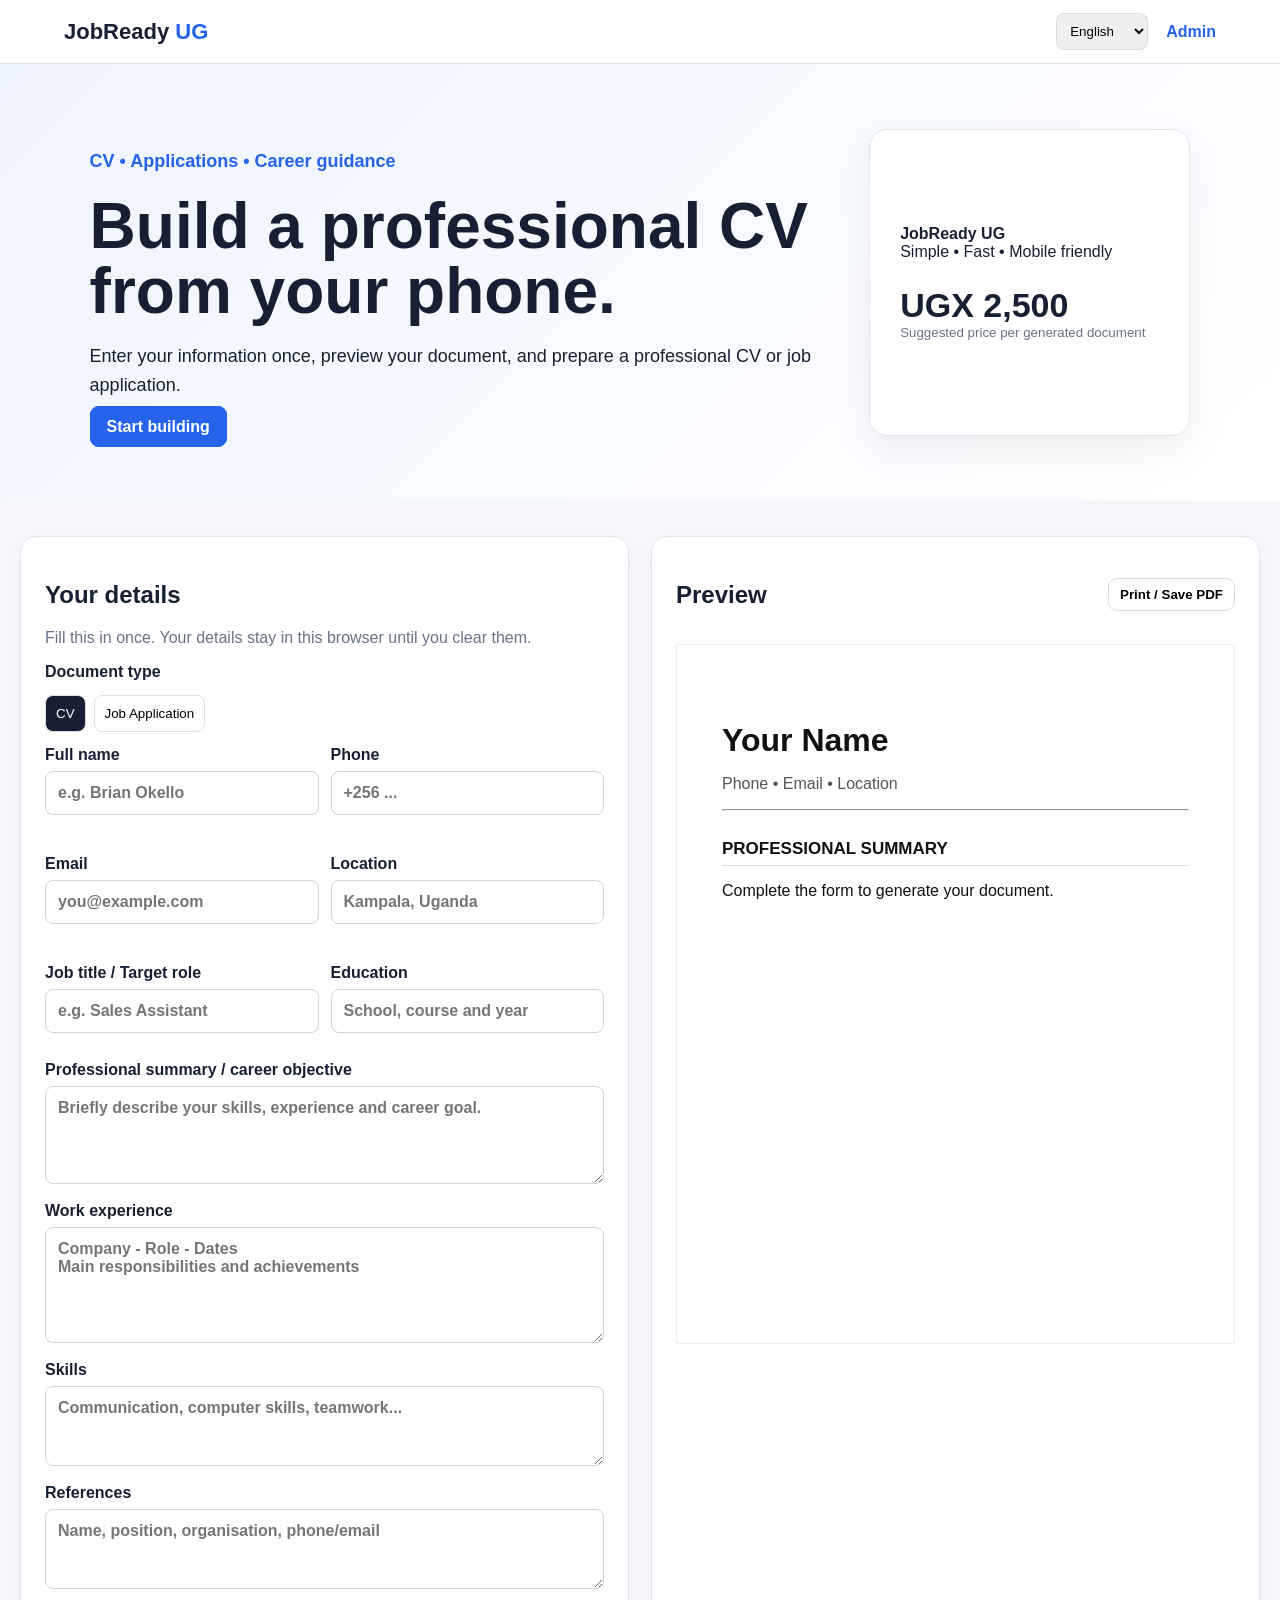
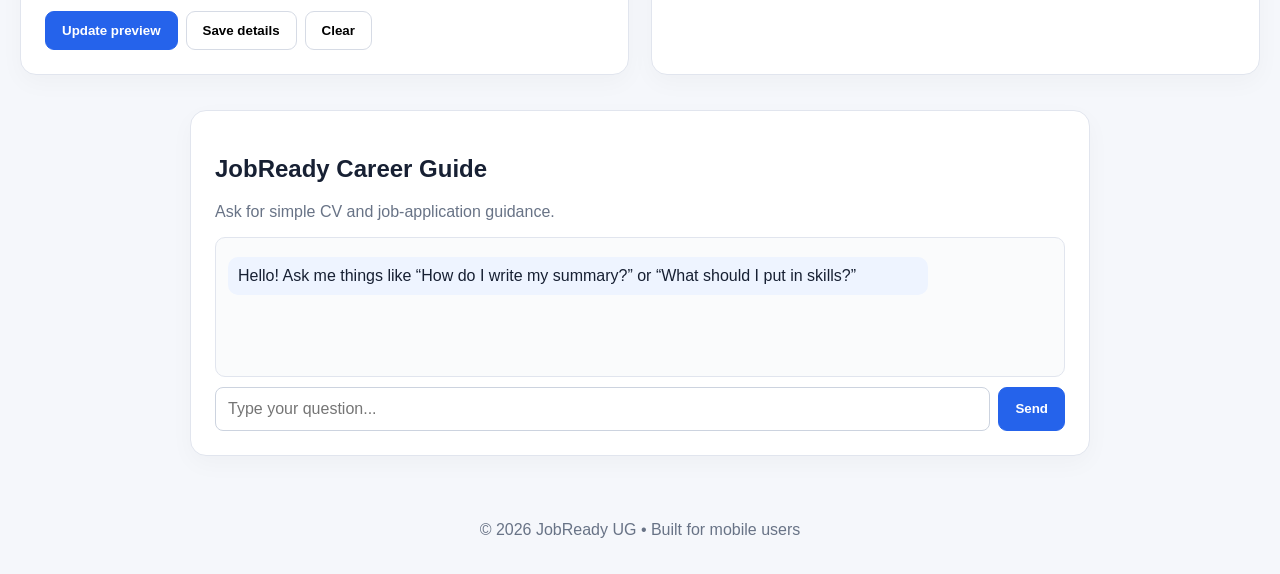
<file: index.html>
<!doctype html>
<html lang="en">
<head>
  <meta charset="UTF-8">
  <meta name="viewport" content="width=device-width, initial-scale=1.0">
  <title>JobReady UG - CV & Application Builder</title>
  <link rel="stylesheet" href="style.css">
</head>
<body>
<header class="topbar">
  <div class="brand">JobReady <span>UG</span></div>
  <select id="language" aria-label="Language">
    <option value="en">English</option>
    <option value="lg">Luganda</option>
    <option value="sw">Kiswahili</option>
  </select>
  <a class="admin-link" href="admin.html">Admin</a>
</header>

<main>
  <section class="hero">
    <div>
      <p class="eyebrow">CV • Applications • Career guidance</p>
      <h1>Build a professional CV from your phone.</h1>
      <p>Enter your information once, preview your document, and prepare a professional CV or job application.</p>
      <a class="btn primary" href="#builder">Start building</a>
    </div>
    <div class="hero-card">
      <strong>JobReady UG</strong>
      <span>Simple • Fast • Mobile friendly</span>
      <b>UGX 2,500</b>
      <small>Suggested price per generated document</small>
    </div>
  </section>

  <section id="builder" class="builder">
    <div class="panel form-panel">
      <h2>Your details</h2>
      <p class="muted">Fill this in once. Your details stay in this browser until you clear them.</p>

      <label>Document type</label>
      <div class="segmented">
        <button type="button" class="active" data-type="cv">CV</button>
        <button type="button" data-type="application">Job Application</button>
      </div>

      <div class="grid">
        <label>Full name<input id="name" placeholder="e.g. Brian Okello"></label>
        <label>Phone<input id="phone" placeholder="+256 ..."></label>
        <label>Email<input id="email" type="email" placeholder="you@example.com"></label>
        <label>Location<input id="location" placeholder="Kampala, Uganda"></label>
        <label>Job title / Target role<input id="role" placeholder="e.g. Sales Assistant"></label>
        <label>Education<input id="education" placeholder="School, course and year"></label>
      </div>

      <label>Professional summary / career objective
        <textarea id="summary" rows="4" placeholder="Briefly describe your skills, experience and career goal."></textarea>
      </label>

      <label>Work experience
        <textarea id="experience" rows="5" placeholder="Company - Role - Dates&#10;Main responsibilities and achievements"></textarea>
      </label>

      <label>Skills
        <textarea id="skills" rows="3" placeholder="Communication, computer skills, teamwork..."></textarea>
      </label>

      <label>References
        <textarea id="references" rows="3" placeholder="Name, position, organisation, phone/email"></textarea>
      </label>

      <div class="actions">
        <button class="btn primary" id="previewBtn">Update preview</button>
        <button class="btn" id="saveBtn">Save details</button>
        <button class="btn" id="clearBtn">Clear</button>
      </div>
    </div>

    <div class="panel preview-panel">
      <div class="preview-head">
        <h2>Preview</h2>
        <button class="btn small" id="printBtn">Print / Save PDF</button>
      </div>
      <article id="documentPreview" class="document">
        <h1>Your Name</h1>
        <p class="contact">Phone • Email • Location</p>
        <hr>
        <h2>Professional Summary</h2>
        <p>Complete the form to generate your document.</p>
      </article>
    </div>
  </section>

  <section class="chat panel">
    <h2>JobReady Career Guide</h2>
    <p class="muted">Ask for simple CV and job-application guidance.</p>
    <div id="chatMessages" class="chat-messages">
      <div class="bot">Hello! Ask me things like “How do I write my summary?” or “What should I put in skills?”</div>
    </div>
    <div class="chat-row">
      <input id="chatInput" placeholder="Type your question...">
      <button class="btn primary" id="chatBtn">Send</button>
    </div>
  </section>
</main>

<footer>© 2026 JobReady UG • Built for mobile users</footer>
<script src="script.js"></script>
</body>
</html>
</file>
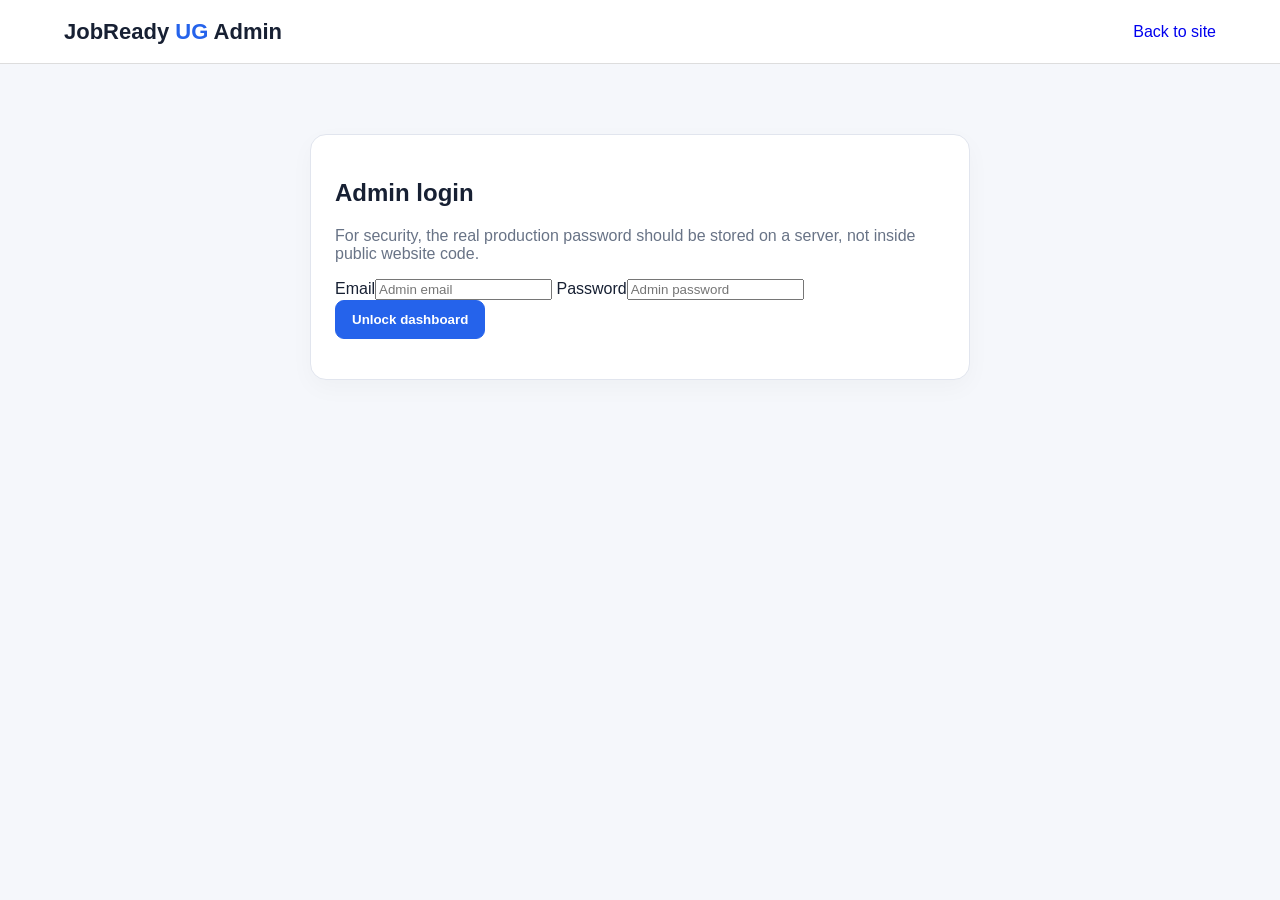
<file: admin.html>
<!doctype html>
<html lang="en">
<head>
<meta charset="UTF-8"><meta name="viewport" content="width=device-width,initial-scale=1">
<title>JobReady UG Admin</title><link rel="stylesheet" href="style.css">
</head>
<body>
<header class="topbar"><div class="brand">JobReady <span>UG</span> Admin</div><a href="index.html">Back to site</a></header>
<main style="max-width:700px;margin:50px auto;padding:20px">
<section class="panel" id="login">
<h2>Admin login</h2>
<p class="muted">For security, the real production password should be stored on a server, not inside public website code.</p>
<label>Email<input id="adminEmail" type="email" placeholder="Admin email"></label>
<label>Password<input id="adminPassword" type="password" placeholder="Admin password"></label>
<button class="btn primary" id="loginBtn">Unlock dashboard</button>
<p id="loginMsg"></p>
</section>
<section class="panel" id="dashboard" style="display:none">
<h2>JobReady UG Dashboard</h2>
<p>You are signed in to the demo dashboard.</p>
<div class="hero-card">
<strong>Documents generated on this device</strong>
<b id="count">0</b>
<small>This demo stores data locally. A production version should use a secure database and server authentication.</small>
</div>
<button class="btn" id="logout" style="margin-top:15px">Log out</button>
</section>
</main>
<script>
const ADMIN_EMAIL = "REPLACE_WITH_YOUR_ADMIN_EMAIL";
const ADMIN_PASSWORD = "REPLACE_WITH_YOUR_ADMIN_PASSWORD";
const $=id=>document.getElementById(id);
$("loginBtn").onclick=()=>{
 const email=$("adminEmail").value.trim(), pass=$("adminPassword").value;
 if(email===ADMIN_EMAIL && pass===ADMIN_PASSWORD){
   $("login").style.display="none";$("dashboard").style.display="block";
 }else $("loginMsg").textContent="Login details are not correct.";
};
$("logout").onclick=()=>location.reload();
</script>
</body>
</html>
</file>
<file: style.css>
*{box-sizing:border-box}body{margin:0;font-family:Arial,sans-serif;background:#f5f7fb;color:#172033}a{text-decoration:none}.topbar{height:64px;background:#fff;border-bottom:1px solid #ddd;display:flex;align-items:center;gap:18px;padding:0 5%;position:sticky;top:0;z-index:10}.brand{font-size:22px;font-weight:800;margin-right:auto}.brand span{color:#2563eb}.topbar select{padding:9px;border:1px solid #ddd;border-radius:8px}.admin-link{color:#2563eb;font-weight:600}.hero{display:grid;grid-template-columns:1.4fr .6fr;gap:30px;padding:65px 7%;background:linear-gradient(135deg,#eef4ff,#fff)}.eyebrow{color:#2563eb;font-weight:700}.hero h1{font-size:clamp(36px,6vw,64px);line-height:1.02;margin:10px 0}.hero p{font-size:18px;line-height:1.6}.hero-card{background:#fff;border:1px solid #e1e5ee;border-radius:18px;padding:30px;display:flex;flex-direction:column;justify-content:center;box-shadow:0 15px 40px #00000010}.hero-card b{font-size:34px;margin-top:25px}.hero-card small{color:#697386}.btn{border:1px solid #d6dbe5;background:#fff;border-radius:9px;padding:11px 16px;font-weight:700;cursor:pointer}.btn.primary{background:#2563eb;color:white;border-color:#2563eb}.btn.small{padding:8px 11px}.builder{max-width:1400px;margin:35px auto;display:grid;grid-template-columns:1fr 1fr;gap:22px;padding:0 20px}.panel{background:#fff;border:1px solid #e1e5ee;border-radius:16px;padding:24px;box-shadow:0 8px 25px #00000008}.form-panel label{display:block;font-weight:700;margin:14px 0}.form-panel input,.form-panel textarea,.chat-row input{width:100%;padding:12px;border:1px solid #ccd3df;border-radius:8px;margin-top:7px;font:inherit}.grid{display:grid;grid-template-columns:1fr 1fr;gap:12px}.segmented{display:flex;gap:8px}.segmented button{padding:10px;border:1px solid #ddd;background:#fff;border-radius:8px;cursor:pointer}.segmented button.active{background:#172033;color:#fff}.actions{display:flex;gap:8px;flex-wrap:wrap;margin-top:18px}.muted{color:#687386}.preview-head{display:flex;align-items:center;justify-content:space-between}.document{background:white;color:#111;min-height:700px;padding:45px;margin-top:15px;border:1px solid #eee}.document h1{font-size:32px;margin-bottom:8px}.document h2{font-size:17px;text-transform:uppercase;border-bottom:1px solid #ddd;padding-bottom:6px;margin-top:28px}.contact{color:#555}.chat{max-width:900px;margin:30px auto}.chat-messages{min-height:140px;max-height:300px;overflow:auto;border:1px solid #e1e5ee;padding:12px;border-radius:10px;background:#fafbfc}.bot,.user{padding:10px;border-radius:10px;margin:7px 0;max-width:85%}.bot{background:#eef4ff}.user{background:#e9f8ee;margin-left:auto}.chat-row{display:flex;gap:8px;margin-top:10px}.chat-row input{margin:0}footer{text-align:center;padding:35px;color:#687386}@media(max-width:850px){.hero,.builder{grid-template-columns:1fr}.hero{padding:45px 20px}.grid{grid-template-columns:1fr}.document{min-height:600px;padding:25px}.topbar{padding:0 15px}.brand{font-size:19px}}@media print{.topbar,.hero,.form-panel,.chat,footer,.preview-head{display:none!important}.builder{display:block;margin:0;padding:0}.preview-panel{border:0;box-shadow:none;padding:0}.document{border:0;margin:0;min-height:auto}}
</file>
